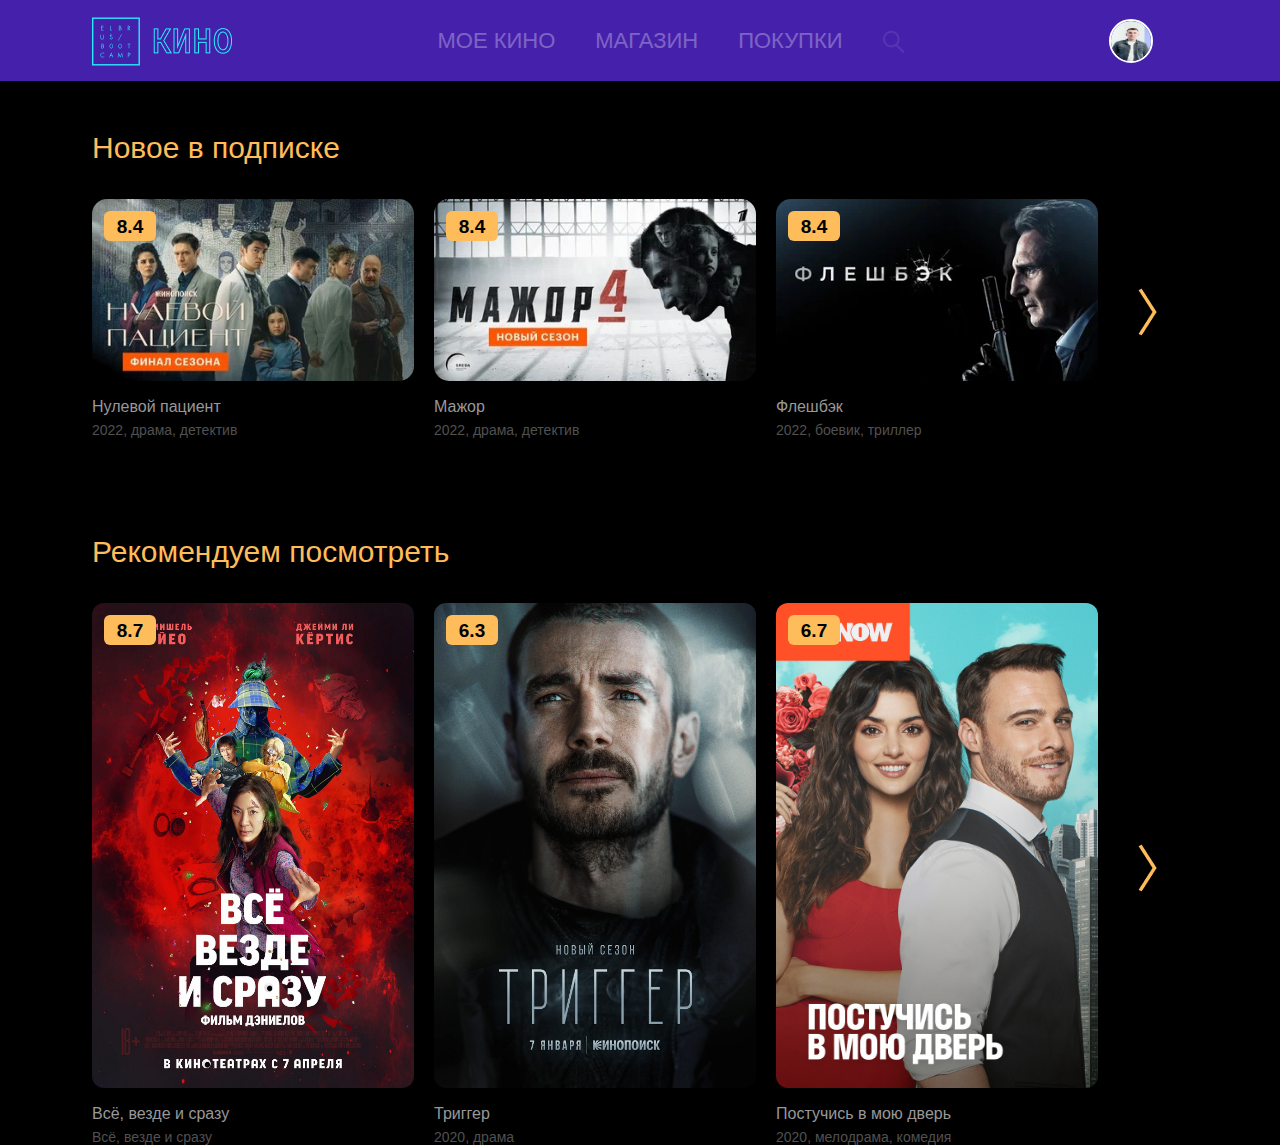
<file: index.html>
<!DOCTYPE html>
<html lang="en">

<head>
  <meta charset="UTF-8">
  <meta name="viewport" content="width=device-width, initial-scale=1.0">
  <meta http-equiv="X-UA-Compatible" content="ie=edge">
  <link rel="stylesheet" href="css/style.css">
  <link rel="stylesheet" href="https://cdnjs.cloudflare.com/ajax/libs/font-awesome/6.2.0/css/all.min.css">
  <link rel="stylesheet" href="https://fonts.googleapis.com/css2?family=Inter:wght@400;500&display=swap">

  <title>The-Cinema</title>
</head>

<body>

    <header class="header">
      <div class="conteiner">
        <div class="header-nav">
          <div class="elbrus"> <img src="img/icons/Group 14.png" alt="">
        </div>
        <div>
          <nav class="nav open">
            <ul class="nav-list">
              <li class="menu"><a href="#!">мое кино</a></li>
              <li><a href="#!">магазин</a></li>
              <li><a href="#!">покупки</a></li>
              <li><a href="#!" class="check"><img src="img/icons/icon_search.png" alt=""> </a></li>
            </ul>
          </nav>
        </div>
        <div class="adap-search">
          <a href="#!"><img src="img/icons/icon_search.svg" alt=""></a>
        </div>
        <div class="avatar">
          <img src="img/Андрей bootcamp.jpeg" alt="">
        </div>
        <button class="nav-buttom">
          <img src="img/icons/Group 26 (1).svg" alt="nav-buttom">
        </button>
        </div>
      </div>
    </header>

          <!-- Header content-->

    <div class="content-conteiner">
      <div class="head-kino"><h1>Новое в подписке</h1></div>
      <div class="films">
        <div class="film">
          <div class="kino-img">
            <div class="kino-rating">8.4</div>
            <img src="img/img1/e49dc90331bc97684f3db23b39555737.jpeg" class="one-kino-cover" alt="">
            <div class="kino-title">Нулевой пациент</div>
            <div class="kino-category">2022, драма, детектив</div>
          </div>
          <div class="kino-img two">
            <div class="kino-rating kino-color">8.4</div>
            <img src="img/img1/e8bba3a4c33cde266dd5673726fda059.jpeg" class="two-kino-cover" alt="">
            <div class="kino-effect "></div>
            <div class="kino-title two">Мажор</div>
            <div class="kino-category">2022, драма, детектив</div>
          </div> 
          <div class="kino-img two">
            <div class="kino-rating kino-color">8.4</div>
            <img src="img/img1/295b1001cad01a9cb2cdc66fafc99c8a.jpeg" class="two-kino-cover" alt="">
            <div class="kino-effect"></div>
            <div class="kino-title two">Флешбэк</div>
            <div class="kino-category">2022, боевик, триллер</div>
          </div>
          <div class="strelka">
            <img src="img/icons/〉.png" alt="">
          </div>
        </div>
      </div>
    </div>

<!-- two cataloge-->

    <div class="two_content-conteiner">
      <div class="two_head-kino"><h1>Рекомендуем посмотреть</h1></div>
      <div class="two_films">
        <div class="two_film">
          <div class="two_kino-img">
            <div class="kino-rating kino-color">8.7</div>
            <img src="img/img1/81b775c509b79826b652271b45758d21.jpeg" class="kino-cover" alt="">
            <div class="two_kino-title">Всё, везде и сразу</div>
            <div class="two_kino-category">Всё, везде и сразу</div>
          </div>
          <div class="two_kino-img two">
            <div class="two_kino-rating kino-color">6.3</div>
            <img src="img/img1/8e451cba26c560fba00db6b42347c049.jpeg" class="kino-cover" alt="">
            <div class="two_kino-title">Триггер</div>
            <div class="two_kino-category">2020, драма</div>
          </div> 
          <div class="two_kino-img two">
            <div class="two_kino-rating kino-color">6.7</div>
            <img src="img/img1/f9321560df9cd77f5ad1cd009f61e624.jpeg" class="kino-cover" alt="">
            <div class="two_kino-title">Постучись в мою дверь</div>
              <div class="two_kino-category">2020, мелодрама, комедия</div>  
          </div> 
          <div class="two-strelka">
            <img src="img/icons/〉.png" alt="">
          </div>
        </div>  
      </div>
    </div>


      
</body>
</html>
</file>
<file: css/style.css>
*{
	padding: 0;
	margin: 0;
	border: 0;
}
*,*:before,*:after{
	-moz-box-sizing: border-box;
	-webkit-box-sizing: border-box;
	box-sizing: border-box;
}
:focus,:active{outline: none;}
a:focus,a:active{outline: none;}

nav,footer,header,aside{display: block;}

html,body{
	height: 100%;
	width: 100%;
	font-size: 100%;
	line-height: 1;
	font-size: 14px;
	-ms-text-size-adjust: 100%;
	-moz-text-size-adjust: 100%;
	-webkit-text-size-adjust: 100%;
}
input,button,textarea{font-family:inherit;}
input::-ms-clear{display: none;}
button{cursor: pointer;}
button::-moz-focus-inner {padding:0;border:0;}
a, a:visited{text-decoration: none;}
a:hover{text-decoration: none;}
ul li{list-style: none;}
img{vertical-align: top;}

h1,h2,h3,h4,h5,h6{font-size:inherit;font-weight: 400;}
/*--------------------*/

@font-face {
    font-family: Rostin;
    src: url('../fonts/rf-rostin-light-maisfontes.6aa1.zip') format("opentype");
  }
@import url('https://fonts.googleapis.com/css2?family=Inter:wght@400;500&display=swap');

body {
    background: black;
    font-family: Arial, Helvetica, sans-serif;
}

.header {
    background: #4520AB ;
}

.conteiner {
    background: #4520AB;
    
}
.header-nav {
    max-width: 1270px;
    display: flex;
    justify-content: center;
    align-items: center;
    padding: 16.5px 117px 15.5px 92px;
    justify-content: space-between;
}

.logo-cinema img{
    width: 78px;
    height: 25px;
}
.check {
  
}
.nav {

}

.nav-list {
    text-transform: uppercase;
    display: flex;
    justify-content: center;
    align-items: center;
    column-gap: 40px;
    color: black;
    font-weight: 500px;
    position: relative;
}

.nav-buttom {
    background: #4520AB;
    display: none;
}
.nav-list a{
    font-size: 22px;
    Font-style: Bold;
    color: #ffffff;
    Opacity: 30%;
    
}
.nav-list a:hover{
    transition: all 0.1s ease;
    Opacity: 100%;
    color: #FFBC5B
    
}
.menu a:hover {
    padding-bottom: 27px;
    border-bottom: 2px solid #FFBC5B;
    color: #FFBC5B
}
.adap-search {
    display: none;
}
.avatar {
}
.avatar img {
    width: 44px;
    height: 44px;
    border-radius: 22px;
    border: 2px solid white;
}

/* header */

.content-conteiner {

}
.head-kino {
    font-weight: 700;
    padding-top: 52px;
    padding-left: 92px;
    font-size: 30px;
    color: #FFBC5B;
}
.films {
    max-width: 1270px;
    margin: 36px 0px 0px  0px;
}
.film {
    display: flex;
    flex-wrap: wrap;
    align-items: center;
    position: relative;
    column-gap: 20px;
    padding-left: 92px;
}
.kino-rating{
    margin: 12px;
    width: 52px;
    font-size: 19px;
    font-weight: bold;
    height: 30px;
    position: absolute;
    display: flex;
    justify-content: center;
    color: black;
    align-items: center;
    background: #FFBC5B;
    border-radius: 6px;
}

.kino-img img {
    margin-bottom: 18px;
    width: 322px;
    height: 182px;
    border-radius: 15px;
}
.kino-img img:hover {
    width: 336px;
    height: 190px;
}
.kino-info {
    
}
.kino-title {
    padding-bottom: 8px;
    font-size: 16px;
    color: #989898;
    Letter-spacing: 3%;
}
.kino-category {
    font-size: 14px;
    color: #515151;
}
.kino-rating {
}
.kino-color {
}
.strelka {
    margin-left: 20px;
    width: 50px;
    height: 60px;   
}
.strelka img:hover {
    width: 30px;
    height: 60px;
}



/* two cataloge */

.two_content-conteiner {
}
.two_head-kino {
    font-weight: 700;
    font-size: 30px;
    color: #FFBC5B;
    padding-top: 100px;
    padding-left: 92px;
    padding-bottom: 36px;
}
.two_films {
}
.two_film {
    display: flex;
    align-items: center;
    position: relative;
    flex-wrap: wrap;
    column-gap: 20px;
    padding-left: 92px;
}
.two_kino-img img{
    width: 322px;
    height: 485px;
    border-radius: 12px; 
}
.two_kino-img img:hover {
    width: 332px;
    height: 500px;
}
.kino-cover {
}
.two_kino-info {
    color: whitesmoke;
}
.two_kino-effect {
}
.two_kino-title {
    margin-top: 18px;
    padding-bottom: 8px;
    font-size: 16px;
    color: #989898;
    Letter-spacing: 3%;
}
.two_kino-category {
    font-size: 14px;
    color: #515151;
}
.two_kino-rating{
    margin: 12px;
    width: 52px;
    font-size: 19px;
    font-weight: bold;
    height: 30px;
    position: absolute;
    display: flex;
    justify-content: center;
    color: black;
    align-items: center;
    background: #FFBC5B;
    border-radius: 6px;
}
.kino-color {
}
.two_kino-img {
}
.two_kino-rating {
}
.two-strelka {
    margin-left: 20px;
    width: 50px;
    height: 60px;   
}
.two-strelka img:hover {
    width: 30px;
    height: 60px;
}

@media(max-width:768px){
    .header-nav{
        padding-left: 5px;
    }
    .nav-list {
        display: none;
    }
    .adap-search {
        display: block;
    }
    .nav-buttom {
        display: block;
    }

    .kino-img.two {
        display: none;
    }
    .kino-title .two{
        display: none;
    }
    .head-kino {
        padding-left: 5px;
    }
    .film {
        padding-left: 5px;
    }
    .two_kino-img.two {
        display: none;
    }
    .two_head-kino {
        padding-left: 5px;
    }
    .two_film {
        padding-left: 5px;
    }
}
</file>
